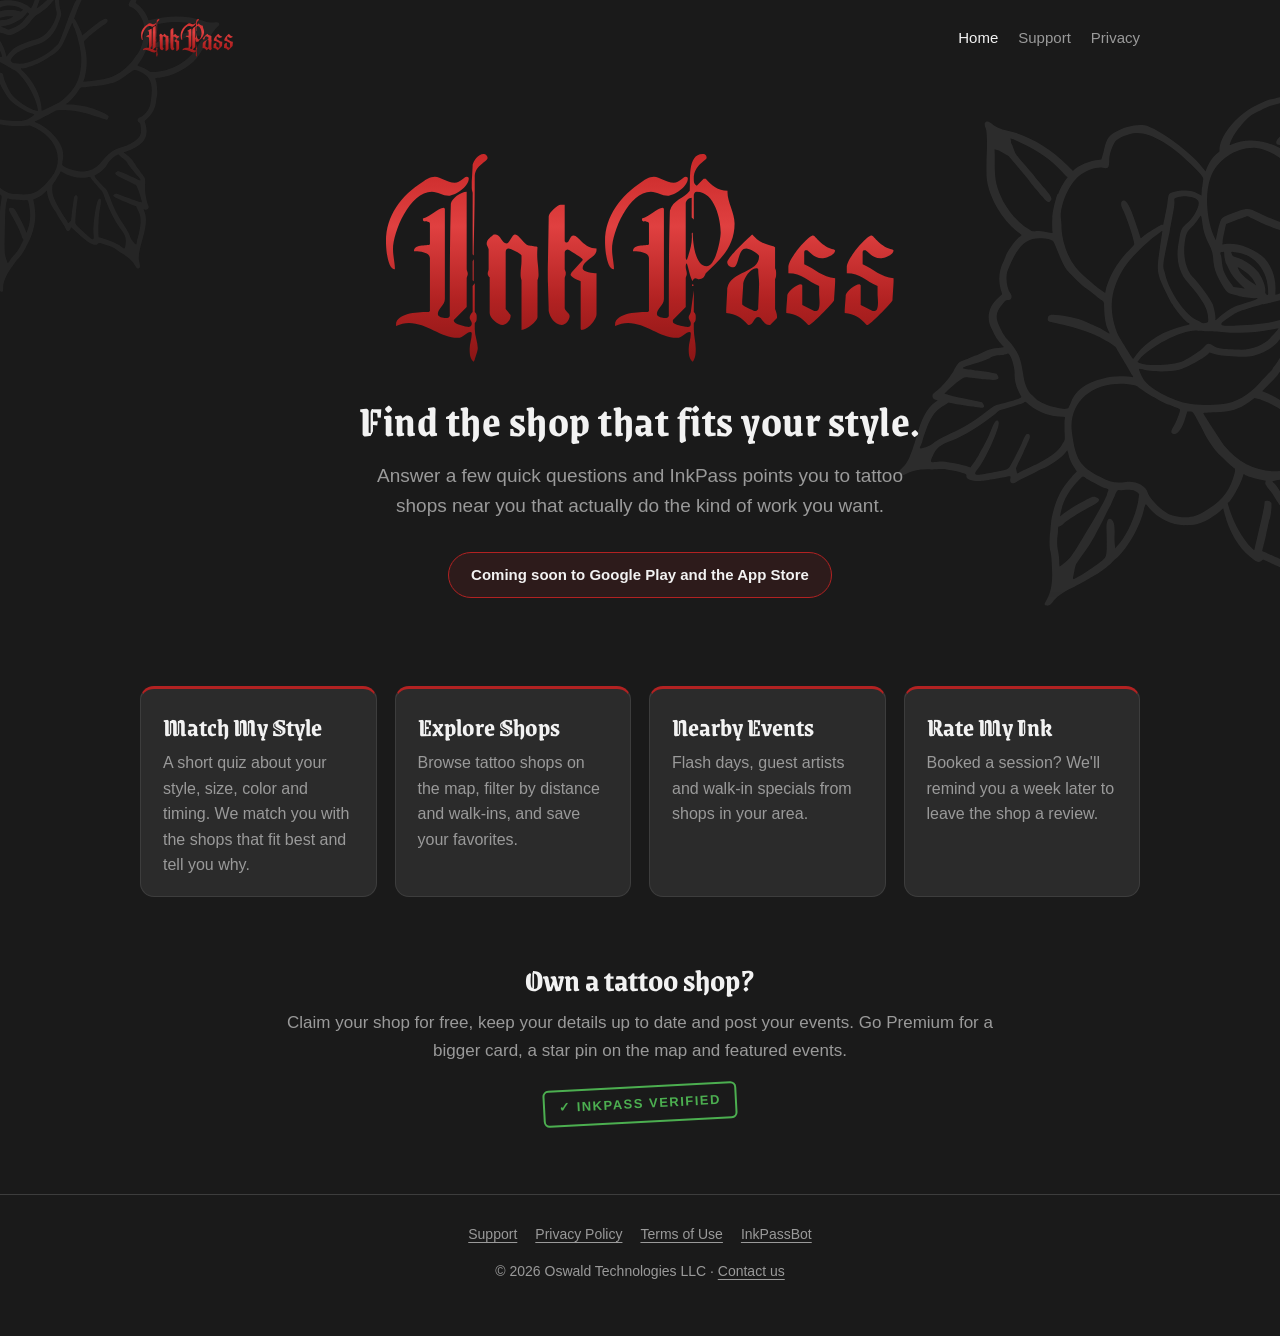
<file: index.html>
<!doctype html>
<html lang="en">
<head>
  <meta charset="utf-8">
  <meta name="viewport" content="width=device-width, initial-scale=1">
  <title>InkPass — Find the tattoo shop that fits your style</title>
  <meta name="description" content="InkPass matches you with tattoo shops that fit your style. Take a quick quiz, explore tattoo shops near you on the map, and find flash days and guest artist events.">
  <link rel="canonical" href="https://inkpass.studio/">
  <meta property="og:type" content="website">
  <meta property="og:site_name" content="InkPass">
  <meta property="og:title" content="InkPass — Find the tattoo shop that fits your style">
  <meta property="og:description" content="InkPass matches you with tattoo shops that fit your style. Take a quick quiz, explore tattoo shops near you on the map, and find flash days and guest artist events.">
  <meta property="og:url" content="https://inkpass.studio/">
  <meta property="og:image" content="https://inkpass.studio/assets/og-image.png">
  <meta property="og:image:width" content="1200">
  <meta property="og:image:height" content="630">
  <meta property="og:image:alt" content="InkPass — Find the tattoo shop that fits your style.">
  <meta name="twitter:card" content="summary_large_image">
  <link rel="apple-touch-icon" href="/assets/icon-512.png">
  <script type="application/ld+json">
{
  "@context": "https://schema.org",
  "@graph": [
    {
      "@type": "Organization",
      "@id": "https://inkpass.studio/#org",
      "name": "InkPass",
      "legalName": "Oswald Technologies LLC",
      "url": "https://inkpass.studio/",
      "logo": "https://inkpass.studio/assets/icon-512.png"
    },
    {
      "@type": "WebSite",
      "@id": "https://inkpass.studio/#website",
      "name": "InkPass",
      "url": "https://inkpass.studio/",
      "publisher": {
        "@id": "https://inkpass.studio/#org"
      }
    }
  ]
}
  </script>
  <meta name="theme-color" content="#1A1A1A">
  <link rel="icon" href="/assets/icon-512.png">
  <link rel="stylesheet" href="/assets/style.css">
</head>
<body>
  <div class="bg-art" aria-hidden="true">
    <img class="rose rose-left" src="/assets/rose.svg" alt="">
    <img class="rose rose-right" src="/assets/rose.svg" alt="">
  </div>
  <header class="site-header">
    <a class="brand" href="/"><img src="/assets/wordmark.svg" alt="InkPass"></a>
    <nav>
      <a href="/" aria-current="page">Home</a>
      <a href="/support">Support</a>
      <a href="/privacy">Privacy</a>
    </nav>
  </header>

  <main>
    <section class="hero">
      <img class="wordmark" src="/assets/wordmark.svg" alt="InkPass">
      <h1>Find the shop that fits your style.</h1>
      <p>Answer a few quick questions and InkPass points you to tattoo shops near you that actually do the kind of work you want.</p>
      <span class="badge">Coming soon to Google Play and the App Store</span>
    </section>

    <section class="features">
      <div class="card">
        <h2>Match My Style</h2>
        <p>A short quiz about your style, size, color and timing. We match you with the shops that fit best and tell you why.</p>
      </div>
      <div class="card">
        <h2>Explore Shops</h2>
        <p>Browse tattoo shops on the map, filter by distance and walk-ins, and save your favorites.</p>
      </div>
      <div class="card">
        <h2>Nearby Events</h2>
        <p>Flash days, guest artists and walk-in specials from shops in your area.</p>
      </div>
      <div class="card">
        <h2>Rate My Ink</h2>
        <p>Booked a session? We'll remind you a week later to leave the shop a review.</p>
      </div>
    </section>

    <section class="shops">
      <h2>Own a tattoo shop?</h2>
      <p>Claim your shop for free, keep your details up to date and post your events. Go Premium for a bigger card, a star pin on the map and featured events.</p>
      <span class="stamp">✓ INKPASS VERIFIED</span>
    </section>
  </main>

  <footer class="site-footer">
    <nav>
      <a href="/support">Support</a>
      <a href="/privacy">Privacy Policy</a>
      <a href="/terms">Terms of Use</a>
      <a href="/bot">InkPassBot</a>
    </nav>
    <p>© 2026 Oswald Technologies LLC · <a href="/support#contact">Contact us</a></p>
  </footer>
</body>
</html>
</file>
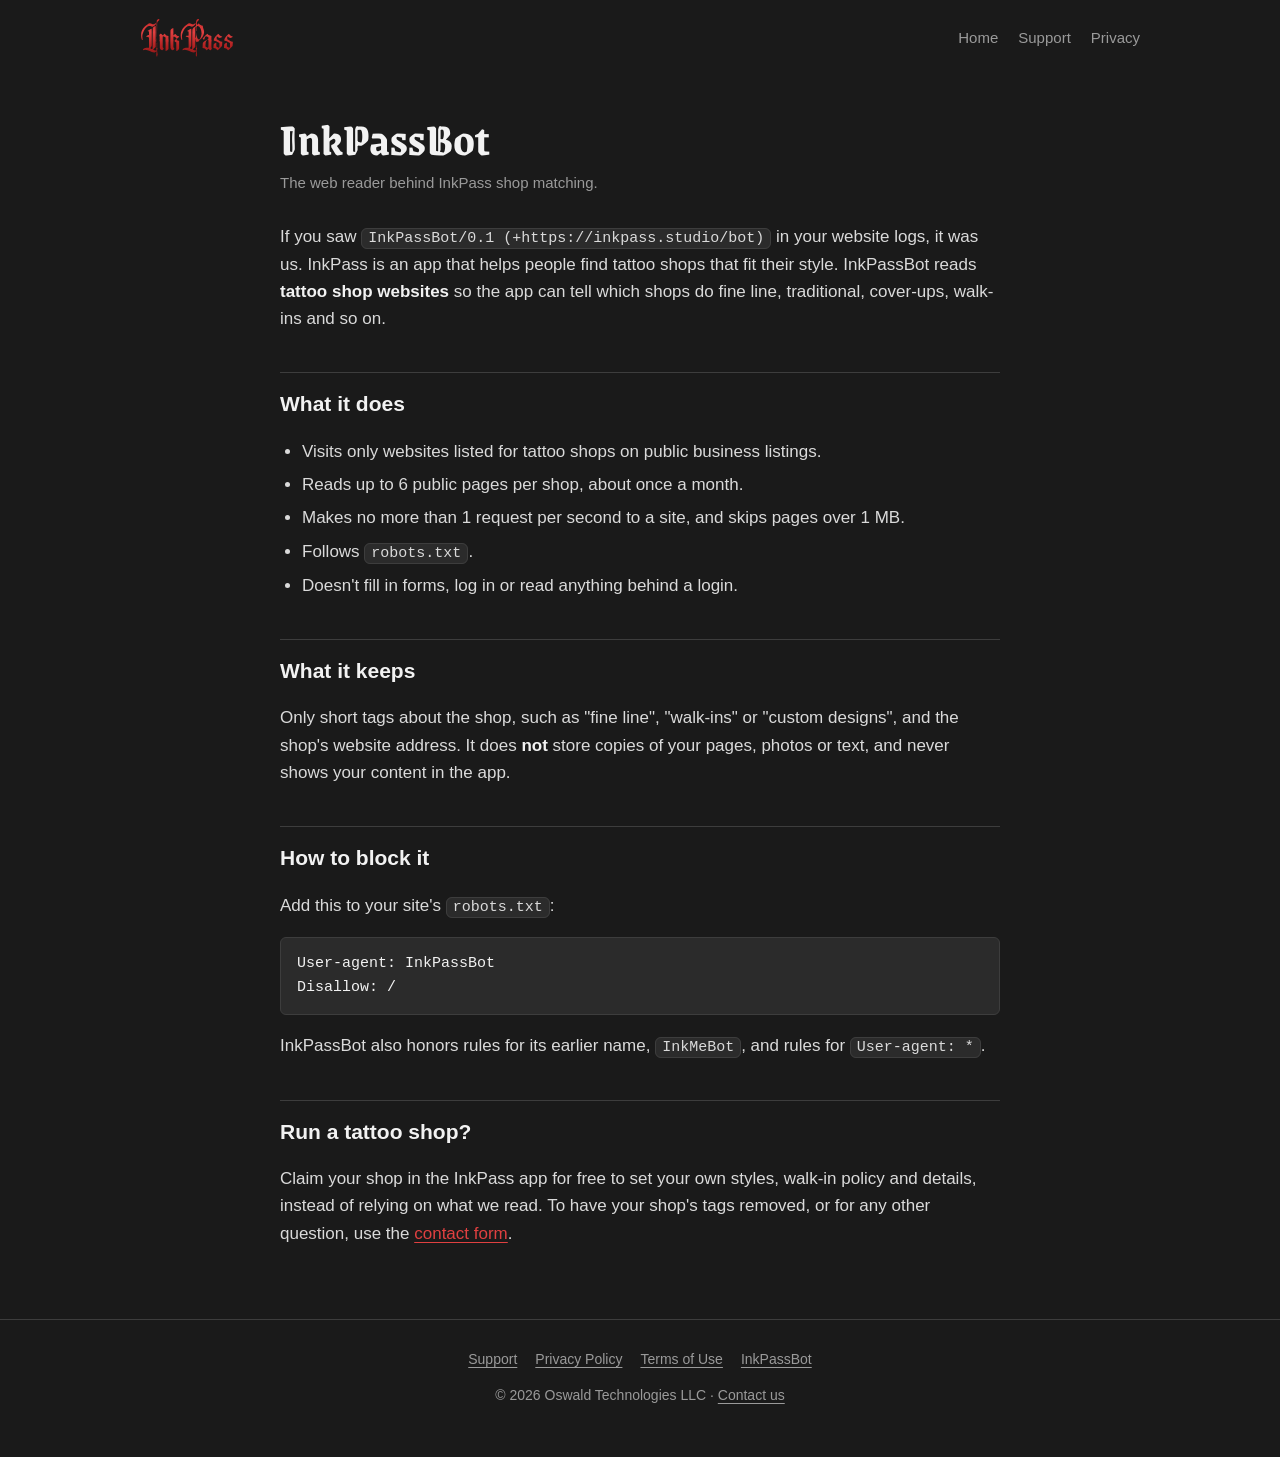
<file: bot.html>
<!doctype html>
<html lang="en">
<head>
  <meta charset="utf-8">
  <meta name="viewport" content="width=device-width, initial-scale=1">
  <title>InkPassBot — InkPass</title>
  <meta name="description" content="About InkPassBot, the web reader that tags tattoo shop websites by style — what it reads, what it keeps, and how to block it.">
  <link rel="canonical" href="https://inkpass.studio/bot">
  <meta property="og:type" content="website">
  <meta property="og:site_name" content="InkPass">
  <meta property="og:title" content="InkPassBot — InkPass">
  <meta property="og:description" content="About InkPassBot, the web reader that tags tattoo shop websites by style — what it reads, what it keeps, and how to block it.">
  <meta property="og:url" content="https://inkpass.studio/bot">
  <meta property="og:image" content="https://inkpass.studio/assets/og-image.png">
  <meta property="og:image:width" content="1200">
  <meta property="og:image:height" content="630">
  <meta property="og:image:alt" content="InkPass — Find the tattoo shop that fits your style.">
  <meta name="twitter:card" content="summary_large_image">
  <link rel="apple-touch-icon" href="/assets/icon-512.png">
  <meta name="theme-color" content="#1A1A1A">
  <link rel="icon" href="/assets/icon-512.png">
  <link rel="stylesheet" href="/assets/style.css">
</head>
<body>
  <header class="site-header">
    <a class="brand" href="/"><img src="/assets/wordmark.svg" alt="InkPass"></a>
    <nav>
      <a href="/">Home</a>
      <a href="/support">Support</a>
      <a href="/privacy">Privacy</a>
    </nav>
  </header>

  <main class="doc">
    <h1>InkPassBot</h1>
    <p class="updated">The web reader behind InkPass shop matching.</p>

    <p>If you saw <code>InkPassBot/0.1 (+https://inkpass.studio/bot)</code> in your website logs, it was us. InkPass is an app that helps people find tattoo shops that fit their style. InkPassBot reads <strong>tattoo shop websites</strong> so the app can tell which shops do fine line, traditional, cover-ups, walk-ins and so on.</p>

    <h2>What it does</h2>
    <ul>
      <li>Visits only websites listed for tattoo shops on public business listings.</li>
      <li>Reads up to 6 public pages per shop, about once a month.</li>
      <li>Makes no more than 1 request per second to a site, and skips pages over 1 MB.</li>
      <li>Follows <code>robots.txt</code>.</li>
      <li>Doesn't fill in forms, log in or read anything behind a login.</li>
    </ul>

    <h2>What it keeps</h2>
    <p>Only short tags about the shop, such as "fine line", "walk-ins" or "custom designs", and the shop's website address. It does <strong>not</strong> store copies of your pages, photos or text, and never shows your content in the app.</p>

    <h2>How to block it</h2>
    <p>Add this to your site's <code>robots.txt</code>:</p>
<pre>User-agent: InkPassBot
Disallow: /</pre>
    <p>InkPassBot also honors rules for its earlier name, <code>InkMeBot</code>, and rules for <code>User-agent: *</code>.</p>

    <h2>Run a tattoo shop?</h2>
    <p>Claim your shop in the InkPass app for free to set your own styles, walk-in policy and details, instead of relying on what we read. To have your shop's tags removed, or for any other question, use the <a href="/support#contact">contact form</a>.</p>
  </main>

  <footer class="site-footer">
    <nav>
      <a href="/support">Support</a>
      <a href="/privacy">Privacy Policy</a>
      <a href="/terms">Terms of Use</a>
      <a href="/bot">InkPassBot</a>
    </nav>
    <p>© 2026 Oswald Technologies LLC · <a href="/support#contact">Contact us</a></p>
  </footer>
</body>
</html>
</file>
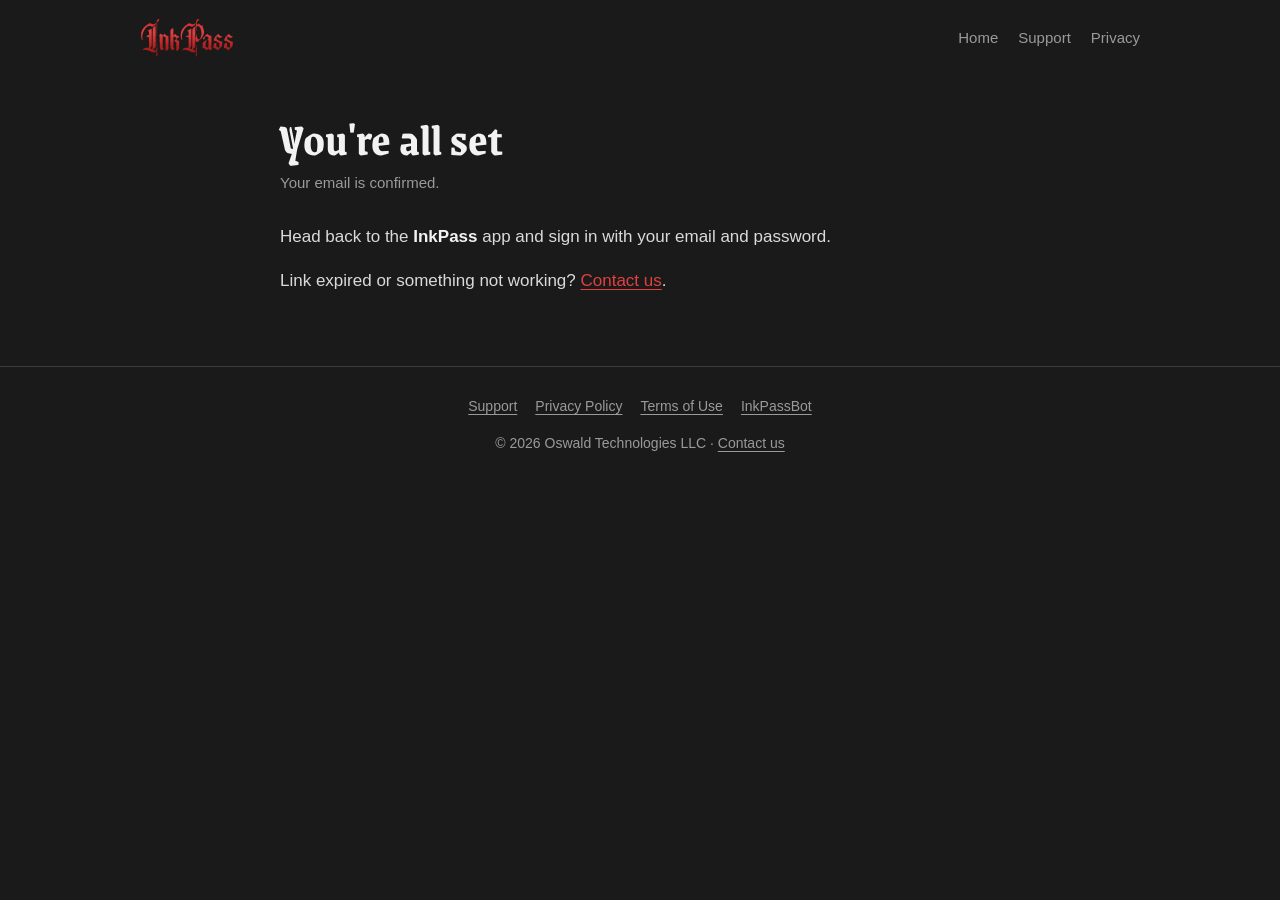
<file: confirmed.html>
<!doctype html>
<html lang="en">
<head>
  <meta charset="utf-8">
  <meta name="viewport" content="width=device-width, initial-scale=1">
  <title>Email confirmed — InkPass</title>
  <meta name="robots" content="noindex">
  <meta name="theme-color" content="#1A1A1A">
  <link rel="icon" href="/assets/icon-512.png">
  <link rel="stylesheet" href="/assets/style.css">
</head>
<body>
  <header class="site-header">
    <a class="brand" href="/"><img src="/assets/wordmark.svg" alt="InkPass"></a>
    <nav>
      <a href="/">Home</a>
      <a href="/support">Support</a>
      <a href="/privacy">Privacy</a>
    </nav>
  </header>

  <main class="doc">
    <h1>You're all set</h1>
    <p class="updated">Your email is confirmed.</p>
    <p>Head back to the <strong>InkPass</strong> app and sign in with your email and password.</p>
    <p>Link expired or something not working? <a href="/support#contact">Contact us</a>.</p>
  </main>

  <footer class="site-footer">
    <nav>
      <a href="/support">Support</a>
      <a href="/privacy">Privacy Policy</a>
      <a href="/terms">Terms of Use</a>
      <a href="/bot">InkPassBot</a>
    </nav>
    <p>© 2026 Oswald Technologies LLC · <a href="/support#contact">Contact us</a></p>
  </footer>
</body>
</html>
</file>
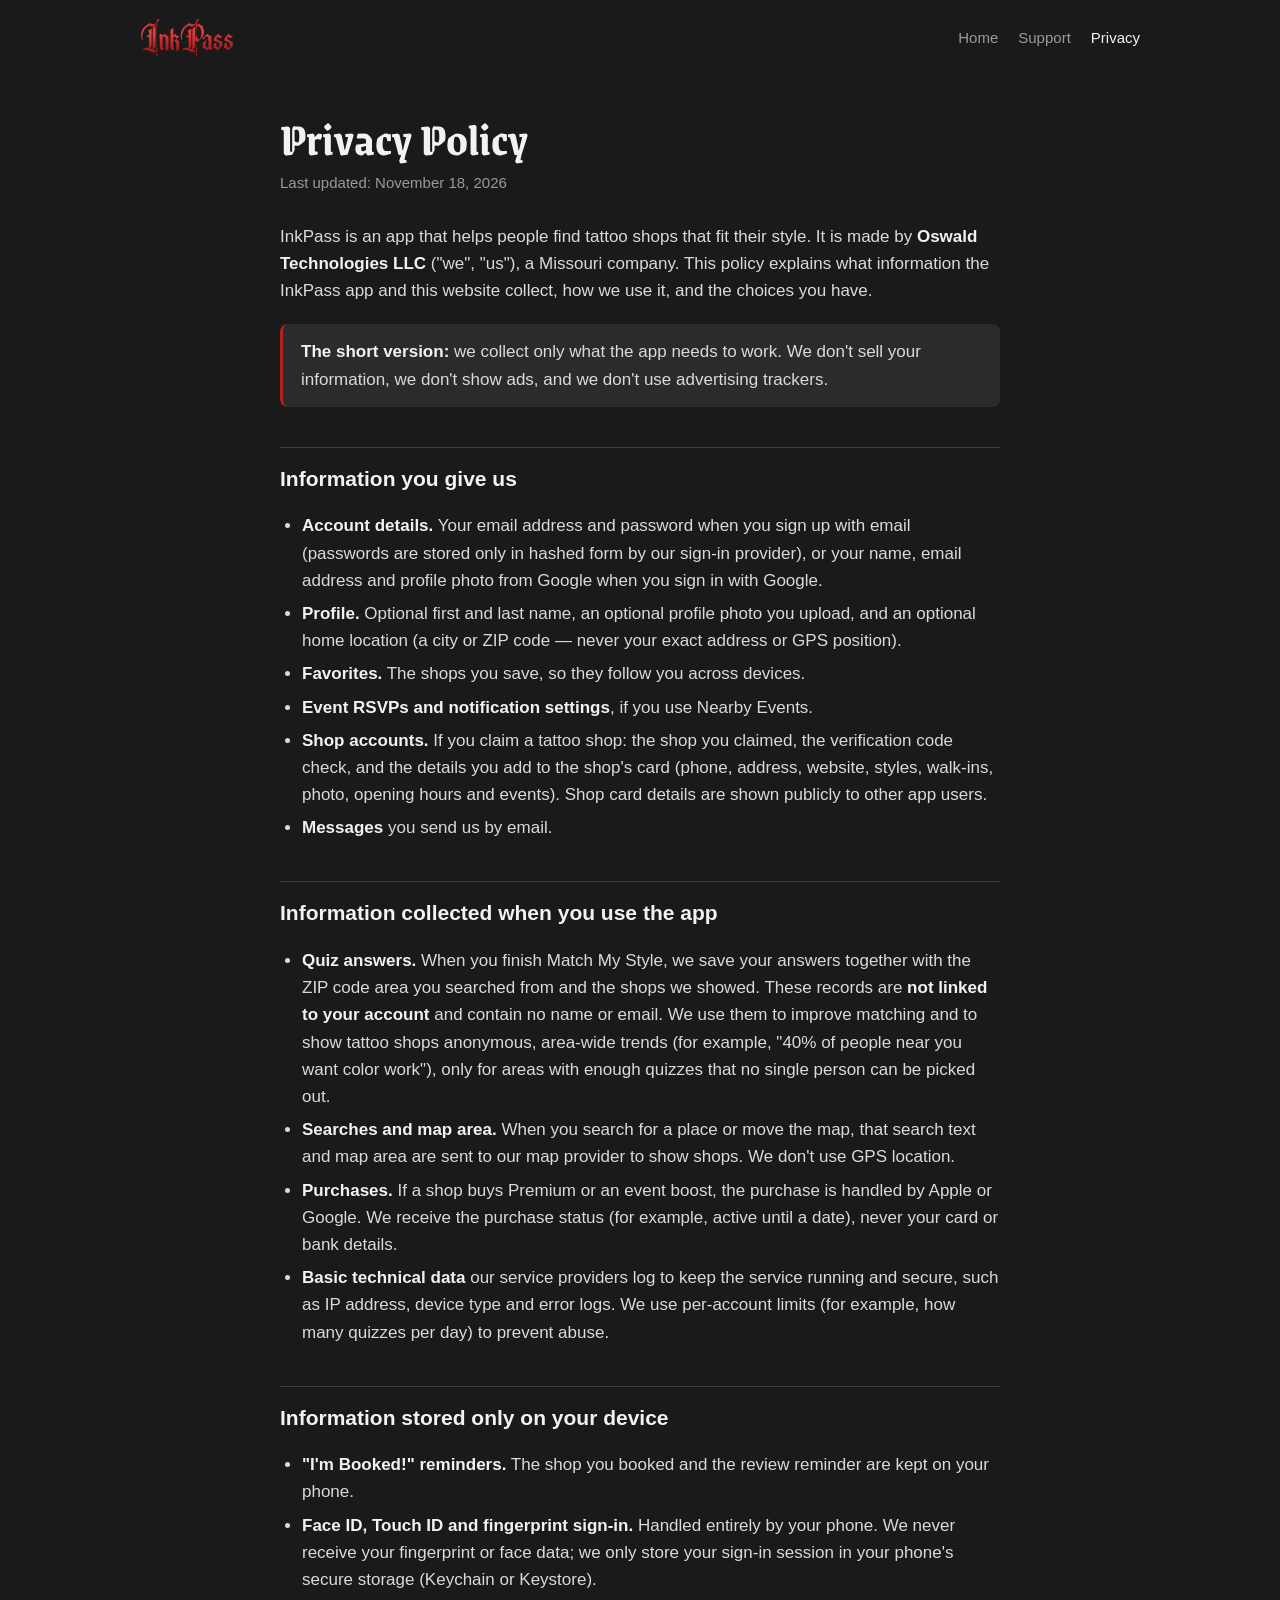
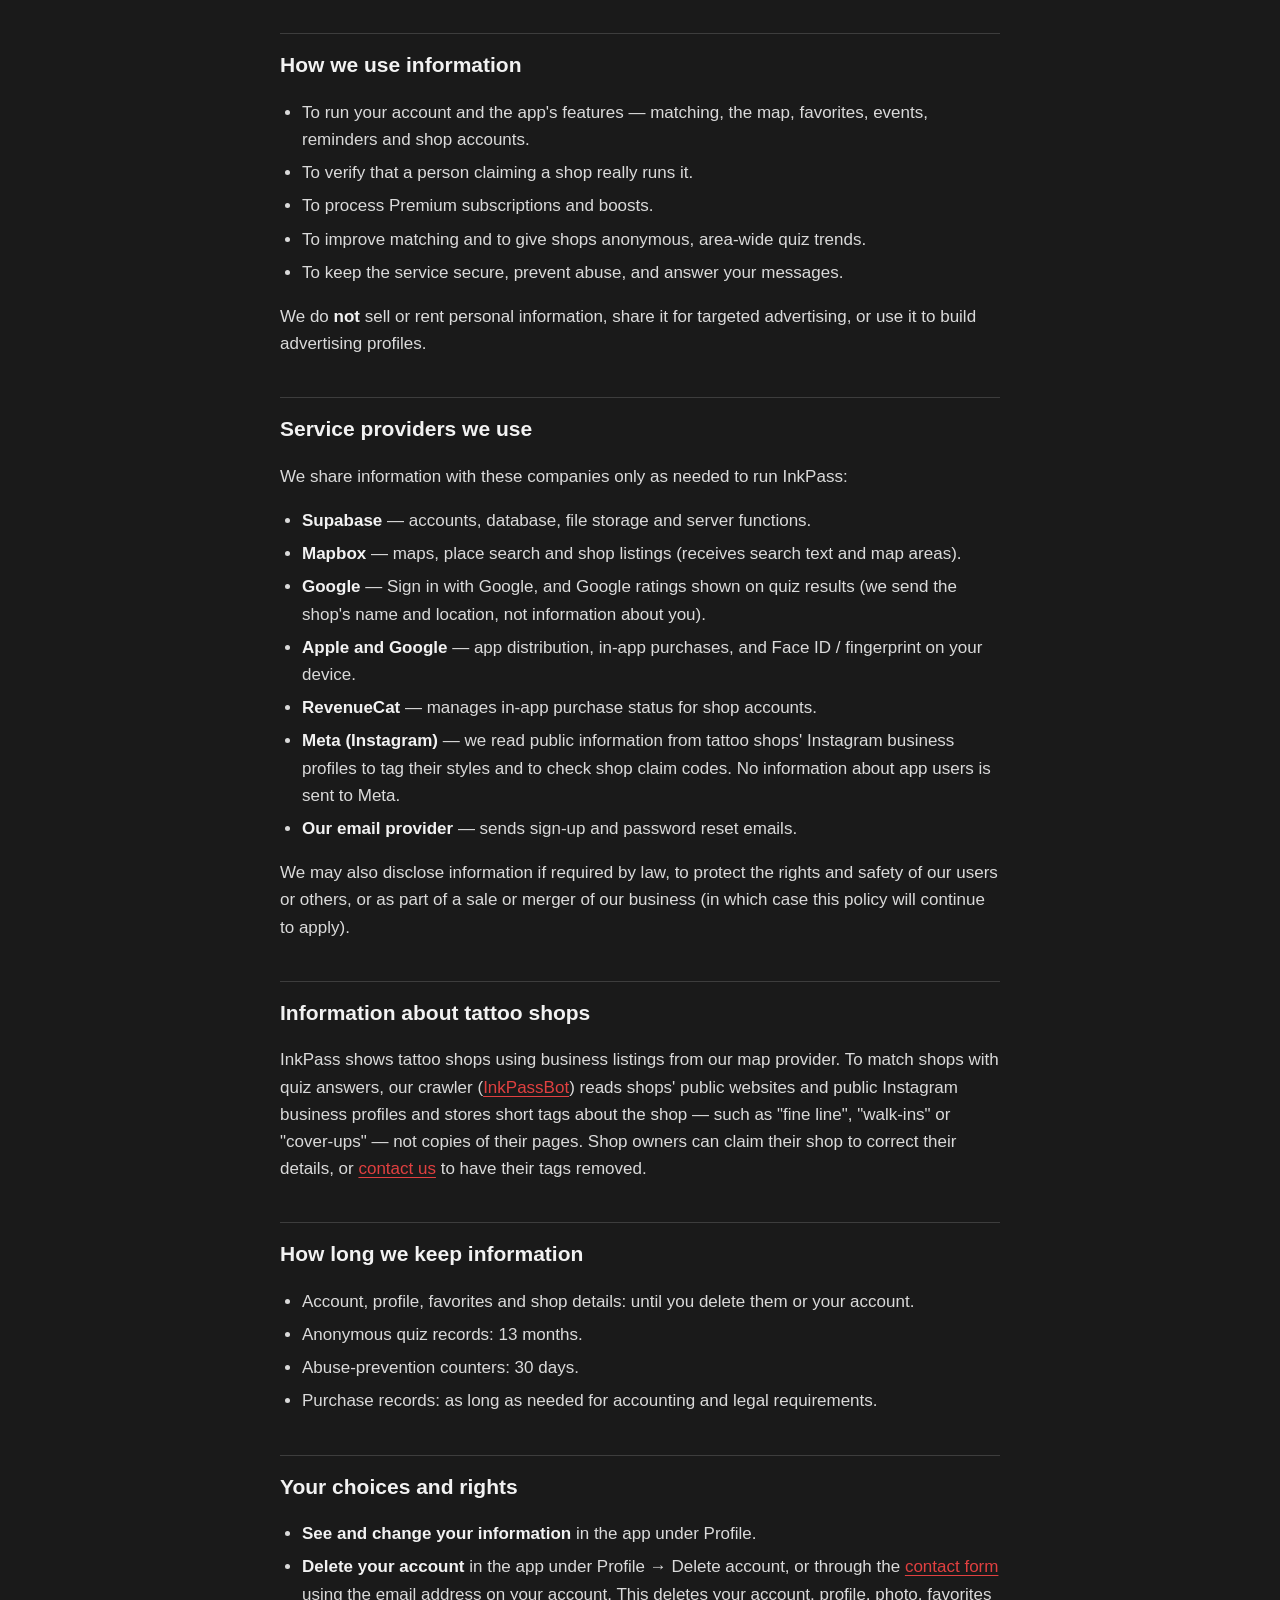
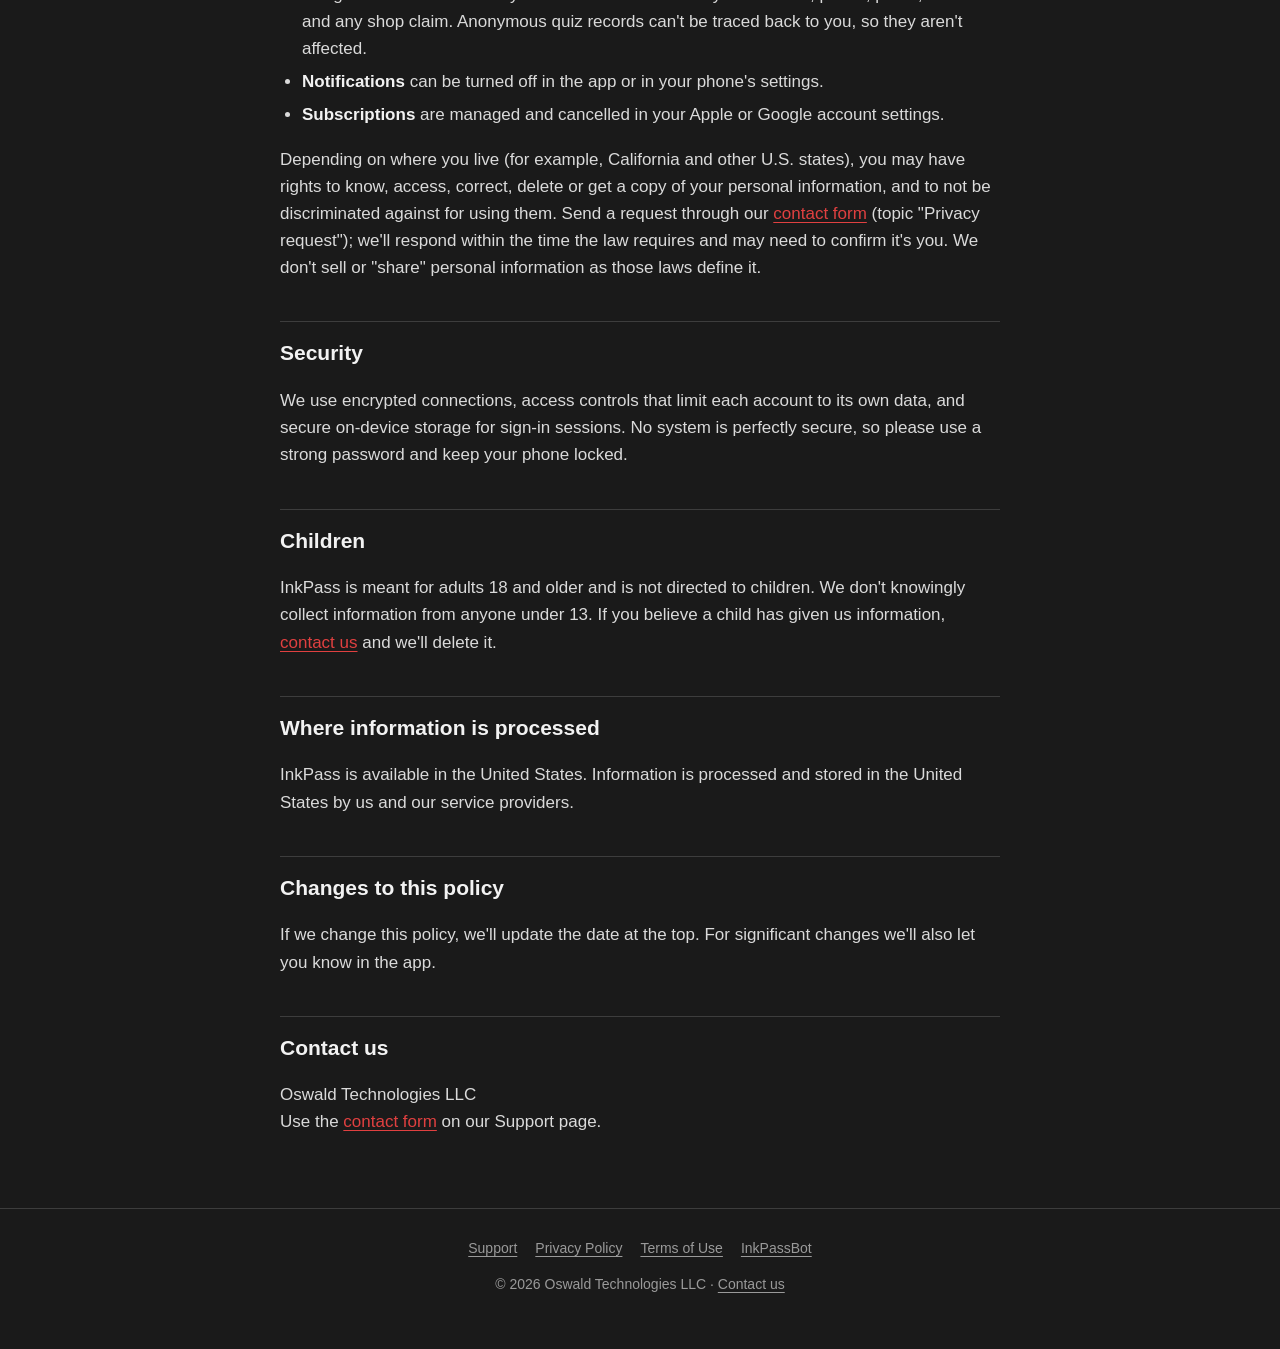
<file: privacy.html>
<!doctype html>
<html lang="en">
<head>
  <meta charset="utf-8">
  <meta name="viewport" content="width=device-width, initial-scale=1">
  <title>Privacy Policy — InkPass</title>
  <meta name="description" content="How InkPass collects, uses and protects your information — no ads, no selling your data.">
  <link rel="canonical" href="https://inkpass.studio/privacy">
  <meta property="og:type" content="website">
  <meta property="og:site_name" content="InkPass">
  <meta property="og:title" content="Privacy Policy — InkPass">
  <meta property="og:description" content="How InkPass collects, uses and protects your information — no ads, no selling your data.">
  <meta property="og:url" content="https://inkpass.studio/privacy">
  <meta property="og:image" content="https://inkpass.studio/assets/og-image.png">
  <meta property="og:image:width" content="1200">
  <meta property="og:image:height" content="630">
  <meta property="og:image:alt" content="InkPass — Find the tattoo shop that fits your style.">
  <meta name="twitter:card" content="summary_large_image">
  <link rel="apple-touch-icon" href="/assets/icon-512.png">
  <meta name="theme-color" content="#1A1A1A">
  <link rel="icon" href="/assets/icon-512.png">
  <link rel="stylesheet" href="/assets/style.css">
</head>
<body>
  <header class="site-header">
    <a class="brand" href="/"><img src="/assets/wordmark.svg" alt="InkPass"></a>
    <nav>
      <a href="/">Home</a>
      <a href="/support">Support</a>
      <a href="/privacy" aria-current="page">Privacy</a>
    </nav>
  </header>

  <main class="doc">
    <h1>Privacy Policy</h1>
    <p class="updated">Last updated: November 18, 2026</p>

    <p>InkPass is an app that helps people find tattoo shops that fit their style. It is made by <strong>Oswald Technologies LLC</strong> ("we", "us"), a Missouri company. This policy explains what information the InkPass app and this website collect, how we use it, and the choices you have.</p>

    <div class="note"><p><strong>The short version:</strong> we collect only what the app needs to work. We don't sell your information, we don't show ads, and we don't use advertising trackers.</p></div>

    <h2>Information you give us</h2>
    <ul>
      <li><strong>Account details.</strong> Your email address and password when you sign up with email (passwords are stored only in hashed form by our sign-in provider), or your name, email address and profile photo from Google when you sign in with Google.</li>
      <li><strong>Profile.</strong> Optional first and last name, an optional profile photo you upload, and an optional home location (a city or ZIP code — never your exact address or GPS position).</li>
      <li><strong>Favorites.</strong> The shops you save, so they follow you across devices.</li>
      <li><strong>Event RSVPs and notification settings</strong>, if you use Nearby Events.</li>
      <li><strong>Shop accounts.</strong> If you claim a tattoo shop: the shop you claimed, the verification code check, and the details you add to the shop's card (phone, address, website, styles, walk-ins, photo, opening hours and events). Shop card details are shown publicly to other app users.</li>
      <li><strong>Messages</strong> you send us by email.</li>
    </ul>

    <h2>Information collected when you use the app</h2>
    <ul>
      <li><strong>Quiz answers.</strong> When you finish Match My Style, we save your answers together with the ZIP code area you searched from and the shops we showed. These records are <strong>not linked to your account</strong> and contain no name or email. We use them to improve matching and to show tattoo shops anonymous, area-wide trends (for example, "40% of people near you want color work"), only for areas with enough quizzes that no single person can be picked out.</li>
      <li><strong>Searches and map area.</strong> When you search for a place or move the map, that search text and map area are sent to our map provider to show shops. We don't use GPS location.</li>
      <li><strong>Purchases.</strong> If a shop buys Premium or an event boost, the purchase is handled by Apple or Google. We receive the purchase status (for example, active until a date), never your card or bank details.</li>
      <li><strong>Basic technical data</strong> our service providers log to keep the service running and secure, such as IP address, device type and error logs. We use per-account limits (for example, how many quizzes per day) to prevent abuse.</li>
    </ul>

    <h2>Information stored only on your device</h2>
    <ul>
      <li><strong>"I'm Booked!" reminders.</strong> The shop you booked and the review reminder are kept on your phone.</li>
      <li><strong>Face ID, Touch ID and fingerprint sign-in.</strong> Handled entirely by your phone. We never receive your fingerprint or face data; we only store your sign-in session in your phone's secure storage (Keychain or Keystore).</li>
    </ul>

    <h2>How we use information</h2>
    <ul>
      <li>To run your account and the app's features — matching, the map, favorites, events, reminders and shop accounts.</li>
      <li>To verify that a person claiming a shop really runs it.</li>
      <li>To process Premium subscriptions and boosts.</li>
      <li>To improve matching and to give shops anonymous, area-wide quiz trends.</li>
      <li>To keep the service secure, prevent abuse, and answer your messages.</li>
    </ul>
    <p>We do <strong>not</strong> sell or rent personal information, share it for targeted advertising, or use it to build advertising profiles.</p>

    <h2>Service providers we use</h2>
    <p>We share information with these companies only as needed to run InkPass:</p>
    <ul>
      <li><strong>Supabase</strong> — accounts, database, file storage and server functions.</li>
      <li><strong>Mapbox</strong> — maps, place search and shop listings (receives search text and map areas).</li>
      <li><strong>Google</strong> — Sign in with Google, and Google ratings shown on quiz results (we send the shop's name and location, not information about you).</li>
      <li><strong>Apple and Google</strong> — app distribution, in-app purchases, and Face ID / fingerprint on your device.</li>
      <li><strong>RevenueCat</strong> — manages in-app purchase status for shop accounts.</li>
      <li><strong>Meta (Instagram)</strong> — we read public information from tattoo shops' Instagram business profiles to tag their styles and to check shop claim codes. No information about app users is sent to Meta.</li>
      <li><strong>Our email provider</strong> — sends sign-up and password reset emails.</li>
    </ul>
    <p>We may also disclose information if required by law, to protect the rights and safety of our users or others, or as part of a sale or merger of our business (in which case this policy will continue to apply).</p>

    <h2>Information about tattoo shops</h2>
    <p>InkPass shows tattoo shops using business listings from our map provider. To match shops with quiz answers, our crawler (<a href="/bot">InkPassBot</a>) reads shops' public websites and public Instagram business profiles and stores short tags about the shop — such as "fine line", "walk-ins" or "cover-ups" — not copies of their pages. Shop owners can claim their shop to correct their details, or <a href="/support#contact">contact us</a> to have their tags removed.</p>

    <h2>How long we keep information</h2>
    <ul>
      <li>Account, profile, favorites and shop details: until you delete them or your account.</li>
      <li>Anonymous quiz records: 13 months.</li>
      <li>Abuse-prevention counters: 30 days.</li>
      <li>Purchase records: as long as needed for accounting and legal requirements.</li>
    </ul>

    <h2>Your choices and rights</h2>
    <ul>
      <li><strong>See and change your information</strong> in the app under Profile.</li>
      <li><strong>Delete your account</strong> in the app under Profile → Delete account, or through the <a href="/support#delete">contact form</a> using the email address on your account. This deletes your account, profile, photo, favorites and any shop claim. Anonymous quiz records can't be traced back to you, so they aren't affected.</li>
      <li><strong>Notifications</strong> can be turned off in the app or in your phone's settings.</li>
      <li><strong>Subscriptions</strong> are managed and cancelled in your Apple or Google account settings.</li>
    </ul>
    <p>Depending on where you live (for example, California and other U.S. states), you may have rights to know, access, correct, delete or get a copy of your personal information, and to not be discriminated against for using them. Send a request through our <a href="/support#contact">contact form</a> (topic "Privacy request"); we'll respond within the time the law requires and may need to confirm it's you. We don't sell or "share" personal information as those laws define it.</p>

    <h2>Security</h2>
    <p>We use encrypted connections, access controls that limit each account to its own data, and secure on-device storage for sign-in sessions. No system is perfectly secure, so please use a strong password and keep your phone locked.</p>

    <h2>Children</h2>
    <p>InkPass is meant for adults 18 and older and is not directed to children. We don't knowingly collect information from anyone under 13. If you believe a child has given us information, <a href="/support#contact">contact us</a> and we'll delete it.</p>

    <h2>Where information is processed</h2>
    <p>InkPass is available in the United States. Information is processed and stored in the United States by us and our service providers.</p>

    <h2>Changes to this policy</h2>
    <p>If we change this policy, we'll update the date at the top. For significant changes we'll also let you know in the app.</p>

    <h2>Contact us</h2>
    <p>Oswald Technologies LLC<br>
      Use the <a href="/support#contact">contact form</a> on our Support page.</p>
  </main>

  <footer class="site-footer">
    <nav>
      <a href="/support">Support</a>
      <a href="/privacy">Privacy Policy</a>
      <a href="/terms">Terms of Use</a>
      <a href="/bot">InkPassBot</a>
    </nav>
    <p>© 2026 Oswald Technologies LLC · <a href="/support#contact">Contact us</a></p>
  </footer>
</body>
</html>
</file>
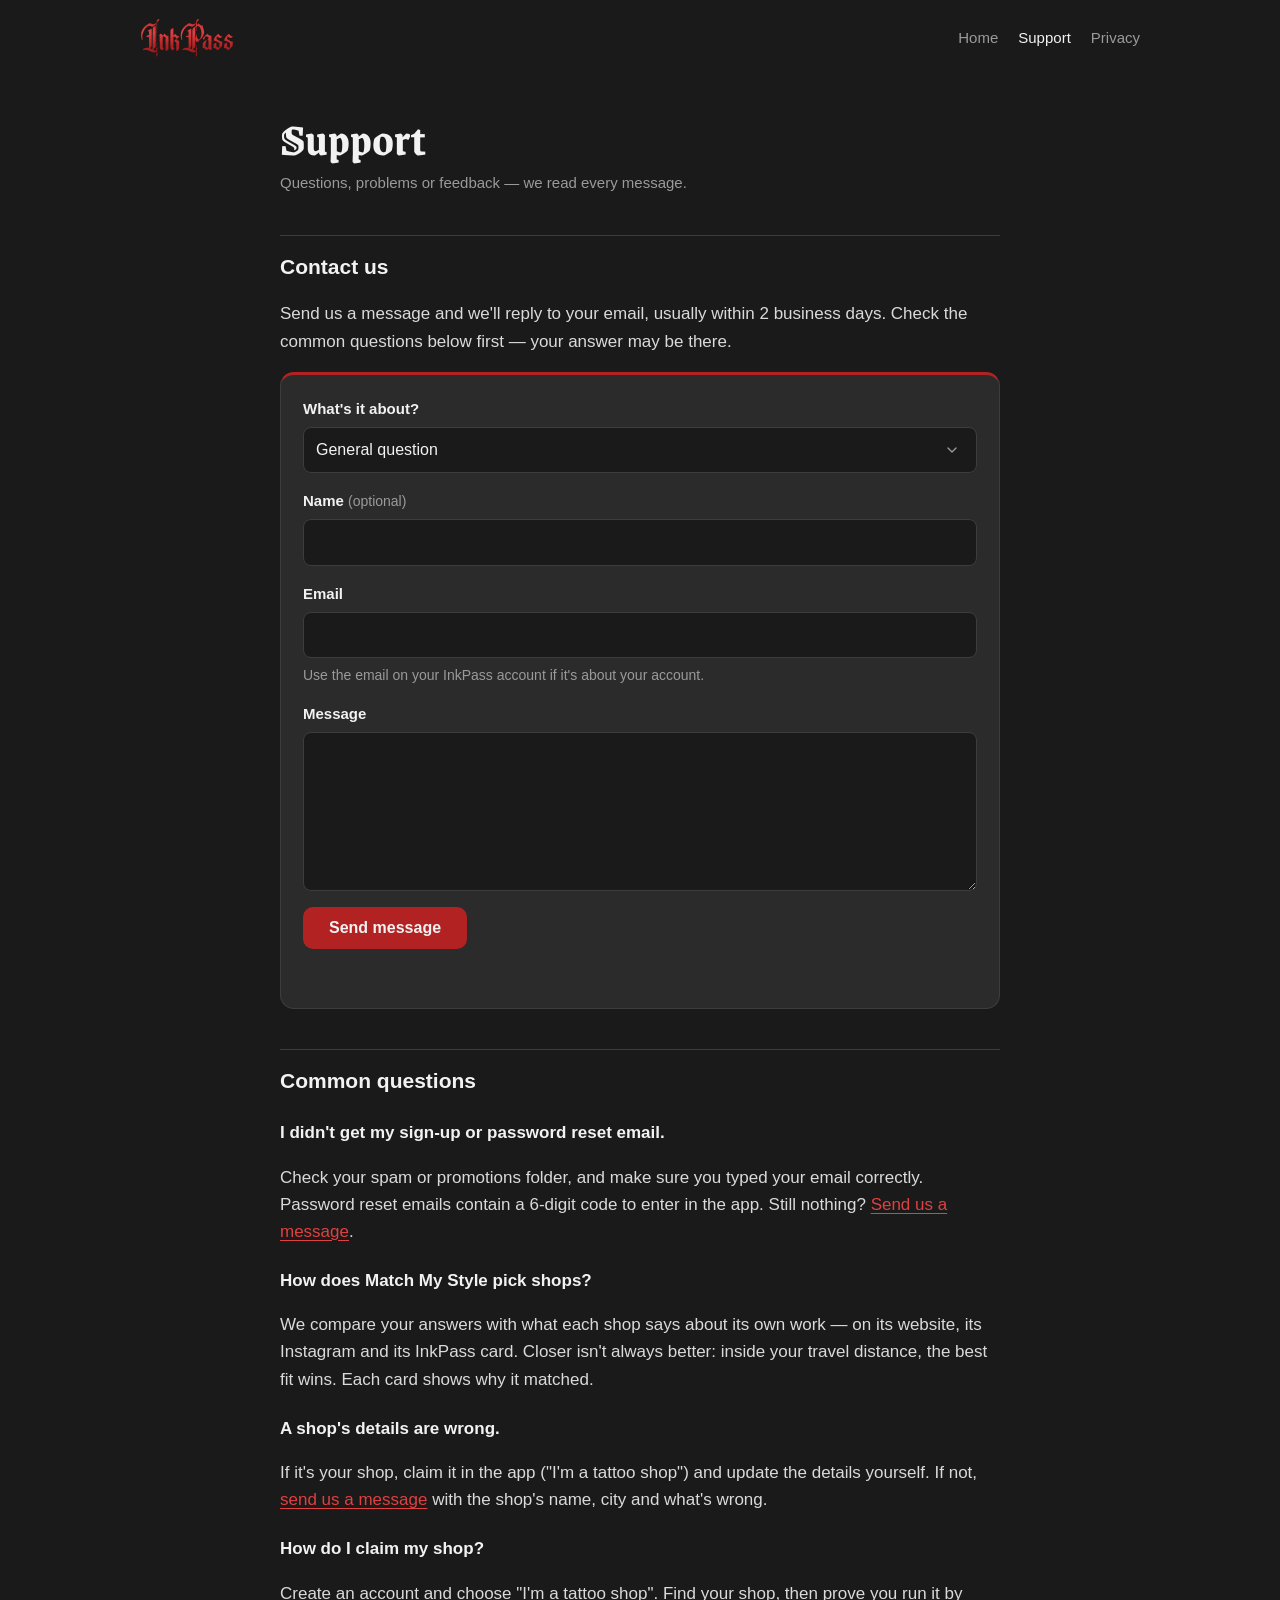
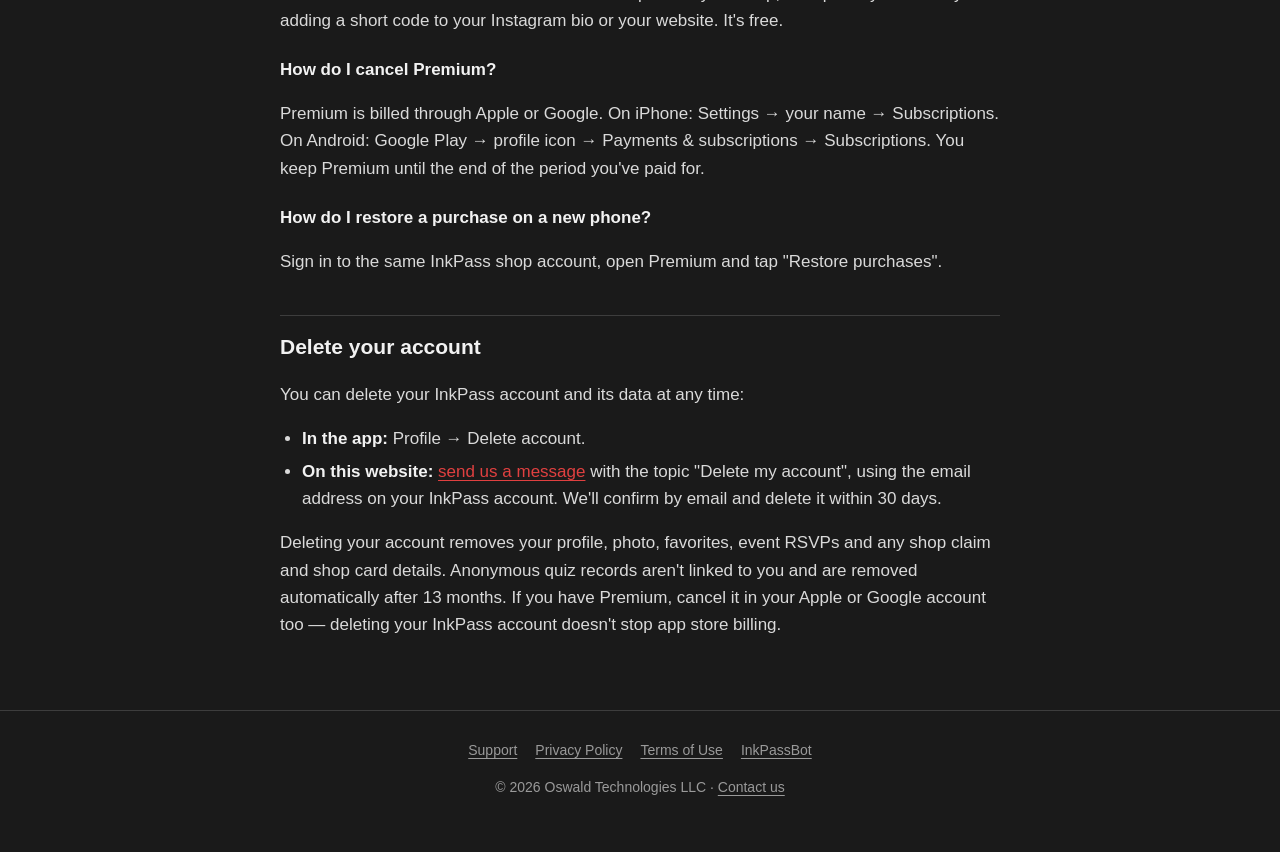
<file: support.html>
<!doctype html>
<html lang="en">
<head>
  <meta charset="utf-8">
  <meta name="viewport" content="width=device-width, initial-scale=1">
  <title>Support — InkPass</title>
  <meta name="description" content="Get help with InkPass: common questions, claiming your tattoo shop, Premium, and deleting your account.">
  <link rel="canonical" href="https://inkpass.studio/support">
  <meta property="og:type" content="website">
  <meta property="og:site_name" content="InkPass">
  <meta property="og:title" content="Support — InkPass">
  <meta property="og:description" content="Get help with InkPass: common questions, claiming your tattoo shop, Premium, and deleting your account.">
  <meta property="og:url" content="https://inkpass.studio/support">
  <meta property="og:image" content="https://inkpass.studio/assets/og-image.png">
  <meta property="og:image:width" content="1200">
  <meta property="og:image:height" content="630">
  <meta property="og:image:alt" content="InkPass — Find the tattoo shop that fits your style.">
  <meta name="twitter:card" content="summary_large_image">
  <link rel="apple-touch-icon" href="/assets/icon-512.png">
  <meta name="theme-color" content="#1A1A1A">
  <link rel="icon" href="/assets/icon-512.png">
  <link rel="stylesheet" href="/assets/style.css">
</head>
<body>
  <header class="site-header">
    <a class="brand" href="/"><img src="/assets/wordmark.svg" alt="InkPass"></a>
    <nav>
      <a href="/">Home</a>
      <a href="/support" aria-current="page">Support</a>
      <a href="/privacy">Privacy</a>
    </nav>
  </header>

  <main class="doc">
    <h1>Support</h1>
    <p class="updated">Questions, problems or feedback — we read every message.</p>

    <h2 id="contact">Contact us</h2>
    <p>Send us a message and we'll reply to your email, usually within 2 business days. Check the common questions below first — your answer may be there.</p>
    <form class="support-form" id="support-form" novalidate>
      <label>What's it about?
        <select name="topic" id="topic" required>
          <option value="general">General question</option>
          <option value="shop">Shop listing or claim</option>
          <option value="bug">Something isn't working</option>
          <option value="billing">Premium or billing</option>
          <option value="delete_account">Delete my account</option>
          <option value="privacy">Privacy request</option>
        </select>
      </label>
      <label><span>Name <span class="optional">(optional)</span></span>
        <input name="name" type="text" maxlength="100" autocomplete="name">
      </label>
      <label>Email
        <input name="email" type="email" maxlength="254" autocomplete="email" required>
        <span class="hint" id="email-hint">Use the email on your InkPass account if it's about your account.</span>
      </label>
      <label>Message
        <textarea name="message" rows="6" maxlength="4000" required></textarea>
      </label>
      <!-- Honeypot: hidden from people, filled in by bots. -->
      <div class="hp" aria-hidden="true"><label>Company <input name="company" type="text" tabindex="-1" autocomplete="off"></label></div>
      <button type="submit">Send message</button>
      <p class="form-status" id="form-status" role="status"></p>
    </form>

    <h2>Common questions</h2>

    <h3>I didn't get my sign-up or password reset email.</h3>
    <p>Check your spam or promotions folder, and make sure you typed your email correctly. Password reset emails contain a 6-digit code to enter in the app. Still nothing? <a href="#contact">Send us a message</a>.</p>

    <h3>How does Match My Style pick shops?</h3>
    <p>We compare your answers with what each shop says about its own work — on its website, its Instagram and its InkPass card. Closer isn't always better: inside your travel distance, the best fit wins. Each card shows why it matched.</p>

    <h3>A shop's details are wrong.</h3>
    <p>If it's your shop, claim it in the app ("I'm a tattoo shop") and update the details yourself. If not, <a href="#contact">send us a message</a> with the shop's name, city and what's wrong.</p>

    <h3>How do I claim my shop?</h3>
    <p>Create an account and choose "I'm a tattoo shop". Find your shop, then prove you run it by adding a short code to your Instagram bio or your website. It's free.</p>

    <h3>How do I cancel Premium?</h3>
    <p>Premium is billed through Apple or Google. On iPhone: Settings → your name → Subscriptions. On Android: Google Play → profile icon → Payments &amp; subscriptions → Subscriptions. You keep Premium until the end of the period you've paid for.</p>

    <h3>How do I restore a purchase on a new phone?</h3>
    <p>Sign in to the same InkPass shop account, open Premium and tap "Restore purchases".</p>

    <h2 id="delete">Delete your account</h2>
    <p>You can delete your InkPass account and its data at any time:</p>
    <ul>
      <li><strong>In the app:</strong> Profile → Delete account.</li>
      <li><strong>On this website:</strong> <a href="#contact" data-topic="delete_account">send us a message</a> with the topic "Delete my account", using the email address on your InkPass account. We'll confirm by email and delete it within 30 days.</li>
    </ul>
    <p>Deleting your account removes your profile, photo, favorites, event RSVPs and any shop claim and shop card details. Anonymous quiz records aren't linked to you and are removed automatically after 13 months. If you have Premium, cancel it in your Apple or Google account too — deleting your InkPass account doesn't stop app store billing.</p>
  </main>

  <footer class="site-footer">
    <nav>
      <a href="/support">Support</a>
      <a href="/privacy">Privacy Policy</a>
      <a href="/terms">Terms of Use</a>
      <a href="/bot">InkPassBot</a>
    </nav>
    <p>© 2026 Oswald Technologies LLC · <a href="/support#contact">Contact us</a></p>
  </footer>
  <script>
    (function () {
      var ENDPOINT = 'https://plqxyqeqbwyzvebxkopr.supabase.co/functions/v1/support-request';
      var form = document.getElementById('support-form');
      var status = document.getElementById('form-status');
      var button = form.querySelector('button');

      // "Delete my account" links pre-pick that topic.
      document.querySelectorAll('[data-topic]').forEach(function (a) {
        a.addEventListener('click', function () { form.topic.value = a.getAttribute('data-topic'); });
      });
      if (location.hash === '#delete-request') { form.topic.value = 'delete_account'; }

      function show(text, kind) { status.textContent = text; status.className = 'form-status ' + (kind || ''); }

      form.addEventListener('submit', function (e) {
        e.preventDefault();
        var email = form.email.value.trim();
        var message = form.message.value.trim();
        if (!/^[^\s@]+@[^\s@]+\.[^\s@]+$/.test(email)) { show('Please enter a valid email so we can reply.', 'error'); form.email.focus(); return; }
        if (!message) { show('Please write a message.', 'error'); form.message.focus(); return; }

        button.disabled = true;
        show('Sending…');
        fetch(ENDPOINT, {
          method: 'POST',
          headers: { 'Content-Type': 'application/json' },
          body: JSON.stringify({
            topic: form.topic.value,
            name: form.name.value.trim(),
            email: email,
            message: message,
            company: form.company.value
          })
        }).then(function (res) {
          if (res.ok) {
            form.reset();
            show("Thanks — your message is on its way. We'll reply to " + email + '.', 'ok');
          } else if (res.status === 429) {
            show("We've had a lot of messages from here — please try again in an hour.", 'error');
          } else {
            show('Something went wrong sending that. Please check your details and try again.', 'error');
          }
        }).catch(function () {
          show("Couldn't reach us — check your connection and try again.", 'error');
        }).finally(function () { button.disabled = false; });
      });
    })();
  </script>
</body>
</html>
</file>
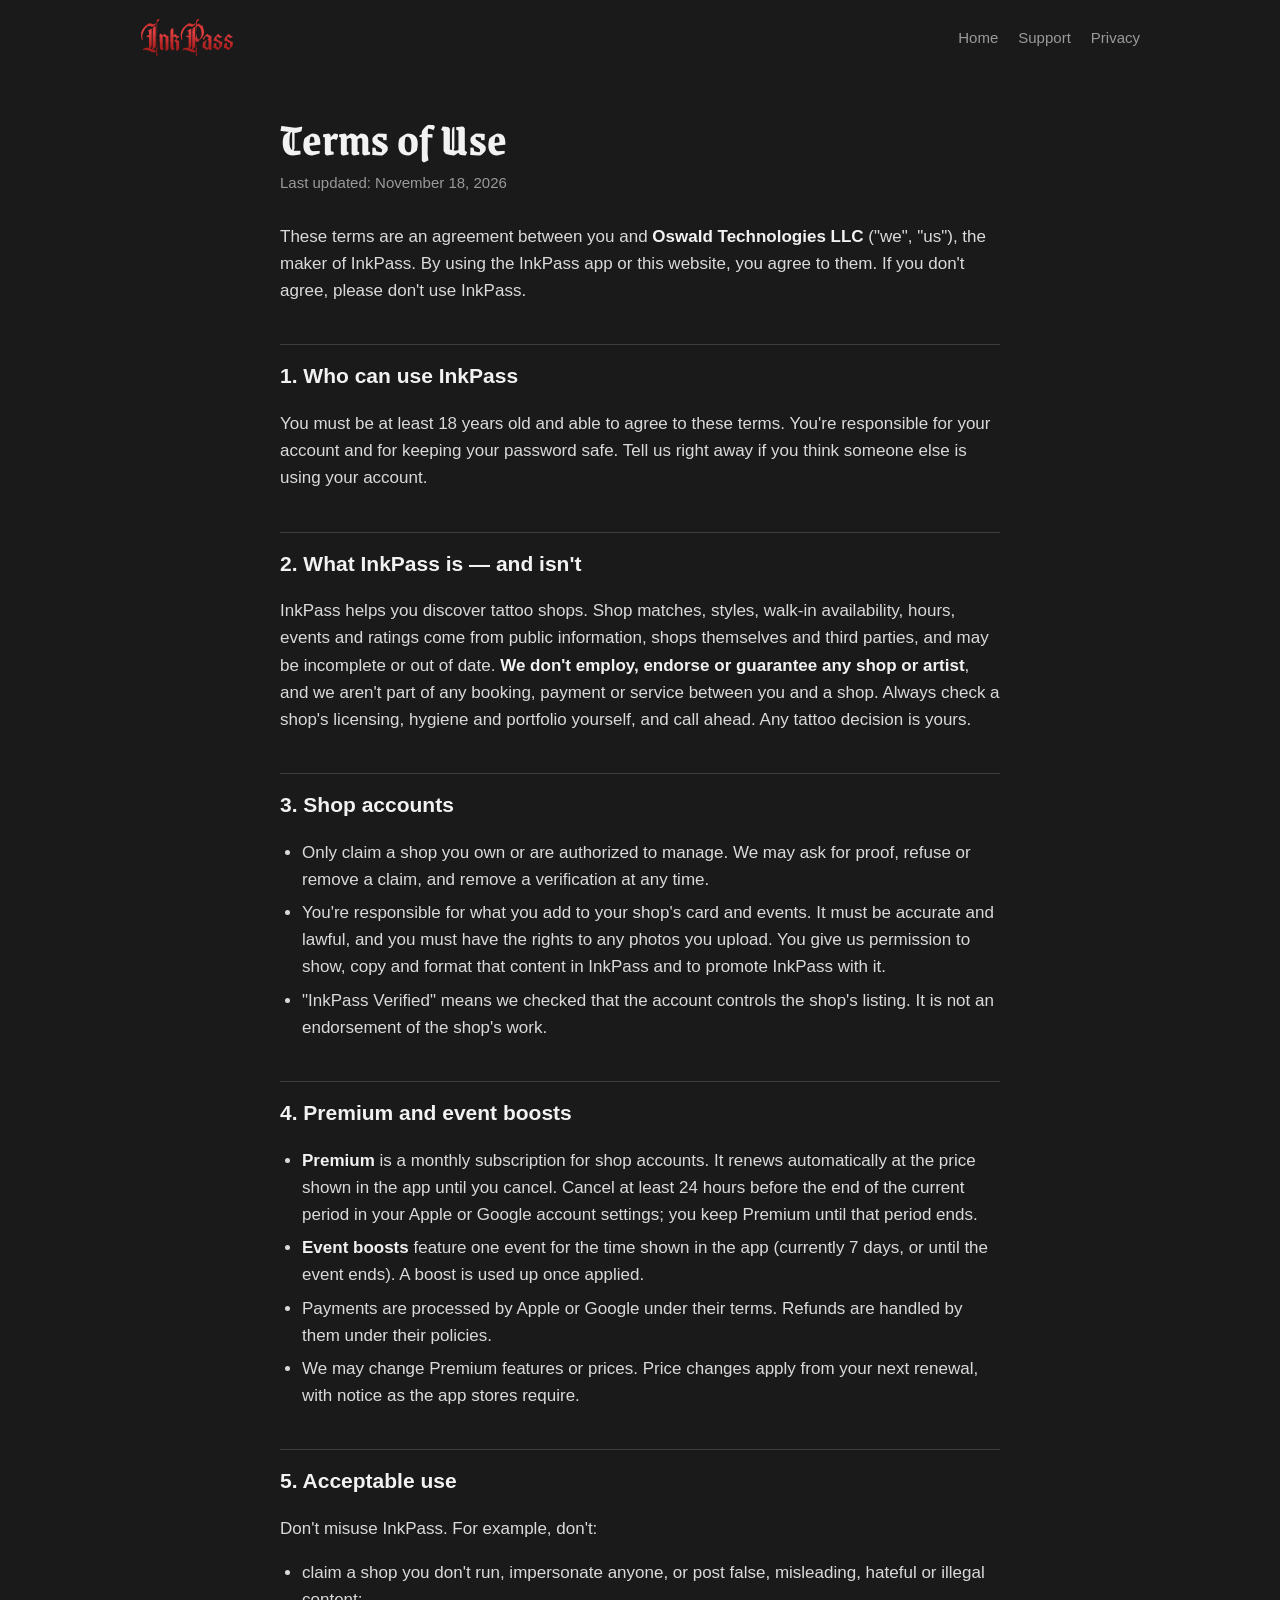
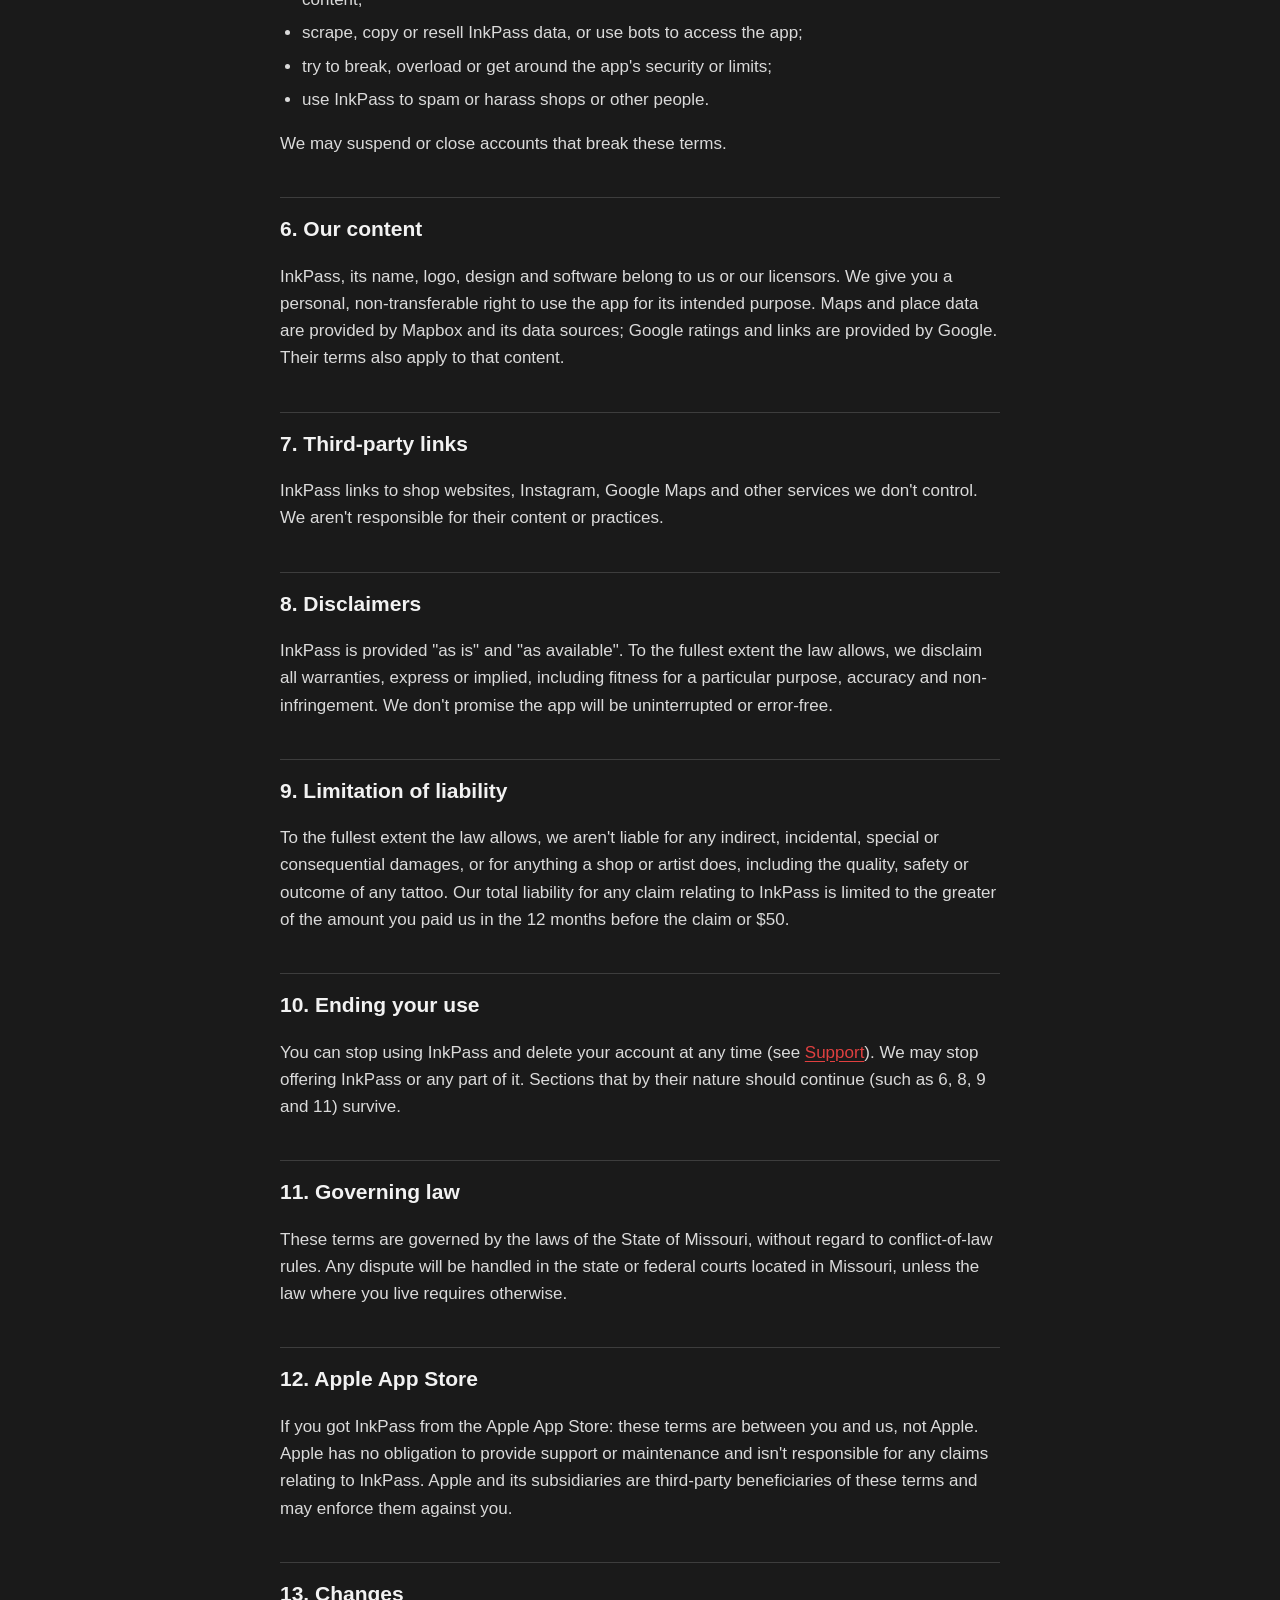
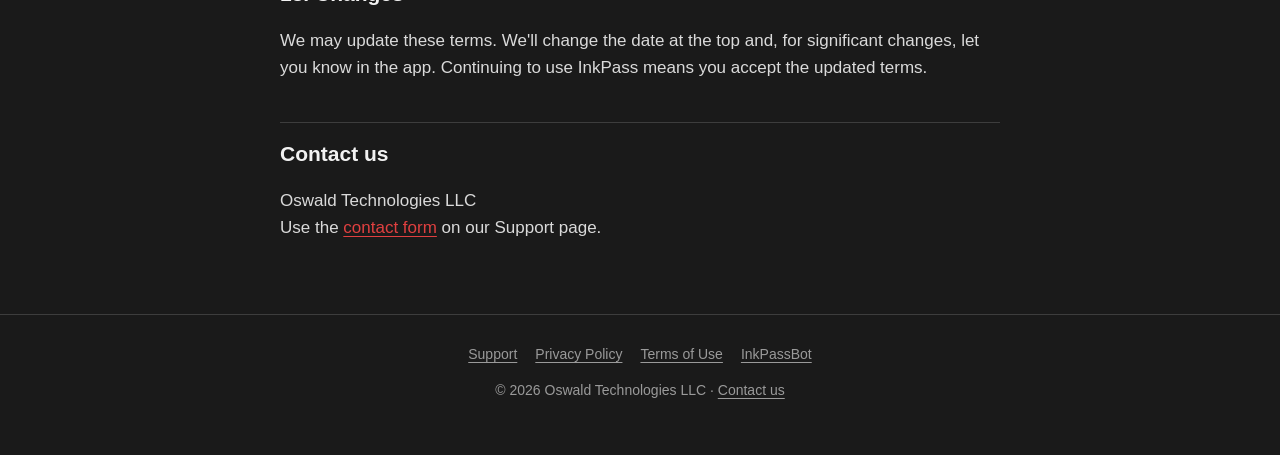
<file: terms.html>
<!doctype html>
<html lang="en">
<head>
  <meta charset="utf-8">
  <meta name="viewport" content="width=device-width, initial-scale=1">
  <title>Terms of Use — InkPass</title>
  <meta name="description" content="The terms for using the InkPass app and website, including Premium subscriptions for tattoo shops.">
  <link rel="canonical" href="https://inkpass.studio/terms">
  <meta property="og:type" content="website">
  <meta property="og:site_name" content="InkPass">
  <meta property="og:title" content="Terms of Use — InkPass">
  <meta property="og:description" content="The terms for using the InkPass app and website, including Premium subscriptions for tattoo shops.">
  <meta property="og:url" content="https://inkpass.studio/terms">
  <meta property="og:image" content="https://inkpass.studio/assets/og-image.png">
  <meta property="og:image:width" content="1200">
  <meta property="og:image:height" content="630">
  <meta property="og:image:alt" content="InkPass — Find the tattoo shop that fits your style.">
  <meta name="twitter:card" content="summary_large_image">
  <link rel="apple-touch-icon" href="/assets/icon-512.png">
  <meta name="theme-color" content="#1A1A1A">
  <link rel="icon" href="/assets/icon-512.png">
  <link rel="stylesheet" href="/assets/style.css">
</head>
<body>
  <header class="site-header">
    <a class="brand" href="/"><img src="/assets/wordmark.svg" alt="InkPass"></a>
    <nav>
      <a href="/">Home</a>
      <a href="/support">Support</a>
      <a href="/privacy">Privacy</a>
    </nav>
  </header>

  <main class="doc">
    <h1>Terms of Use</h1>
    <p class="updated">Last updated: November 18, 2026</p>

    <p>These terms are an agreement between you and <strong>Oswald Technologies LLC</strong> ("we", "us"), the maker of InkPass. By using the InkPass app or this website, you agree to them. If you don't agree, please don't use InkPass.</p>

    <h2>1. Who can use InkPass</h2>
    <p>You must be at least 18 years old and able to agree to these terms. You're responsible for your account and for keeping your password safe. Tell us right away if you think someone else is using your account.</p>

    <h2>2. What InkPass is — and isn't</h2>
    <p>InkPass helps you discover tattoo shops. Shop matches, styles, walk-in availability, hours, events and ratings come from public information, shops themselves and third parties, and may be incomplete or out of date. <strong>We don't employ, endorse or guarantee any shop or artist</strong>, and we aren't part of any booking, payment or service between you and a shop. Always check a shop's licensing, hygiene and portfolio yourself, and call ahead. Any tattoo decision is yours.</p>

    <h2>3. Shop accounts</h2>
    <ul>
      <li>Only claim a shop you own or are authorized to manage. We may ask for proof, refuse or remove a claim, and remove a verification at any time.</li>
      <li>You're responsible for what you add to your shop's card and events. It must be accurate and lawful, and you must have the rights to any photos you upload. You give us permission to show, copy and format that content in InkPass and to promote InkPass with it.</li>
      <li>"InkPass Verified" means we checked that the account controls the shop's listing. It is not an endorsement of the shop's work.</li>
    </ul>

    <h2>4. Premium and event boosts</h2>
    <ul>
      <li><strong>Premium</strong> is a monthly subscription for shop accounts. It renews automatically at the price shown in the app until you cancel. Cancel at least 24 hours before the end of the current period in your Apple or Google account settings; you keep Premium until that period ends.</li>
      <li><strong>Event boosts</strong> feature one event for the time shown in the app (currently 7 days, or until the event ends). A boost is used up once applied.</li>
      <li>Payments are processed by Apple or Google under their terms. Refunds are handled by them under their policies.</li>
      <li>We may change Premium features or prices. Price changes apply from your next renewal, with notice as the app stores require.</li>
    </ul>

    <h2>5. Acceptable use</h2>
    <p>Don't misuse InkPass. For example, don't:</p>
    <ul>
      <li>claim a shop you don't run, impersonate anyone, or post false, misleading, hateful or illegal content;</li>
      <li>scrape, copy or resell InkPass data, or use bots to access the app;</li>
      <li>try to break, overload or get around the app's security or limits;</li>
      <li>use InkPass to spam or harass shops or other people.</li>
    </ul>
    <p>We may suspend or close accounts that break these terms.</p>

    <h2>6. Our content</h2>
    <p>InkPass, its name, logo, design and software belong to us or our licensors. We give you a personal, non-transferable right to use the app for its intended purpose. Maps and place data are provided by Mapbox and its data sources; Google ratings and links are provided by Google. Their terms also apply to that content.</p>

    <h2>7. Third-party links</h2>
    <p>InkPass links to shop websites, Instagram, Google Maps and other services we don't control. We aren't responsible for their content or practices.</p>

    <h2>8. Disclaimers</h2>
    <p>InkPass is provided "as is" and "as available". To the fullest extent the law allows, we disclaim all warranties, express or implied, including fitness for a particular purpose, accuracy and non-infringement. We don't promise the app will be uninterrupted or error-free.</p>

    <h2>9. Limitation of liability</h2>
    <p>To the fullest extent the law allows, we aren't liable for any indirect, incidental, special or consequential damages, or for anything a shop or artist does, including the quality, safety or outcome of any tattoo. Our total liability for any claim relating to InkPass is limited to the greater of the amount you paid us in the 12 months before the claim or $50.</p>

    <h2>10. Ending your use</h2>
    <p>You can stop using InkPass and delete your account at any time (see <a href="/support#delete">Support</a>). We may stop offering InkPass or any part of it. Sections that by their nature should continue (such as 6, 8, 9 and 11) survive.</p>

    <h2>11. Governing law</h2>
    <p>These terms are governed by the laws of the State of Missouri, without regard to conflict-of-law rules. Any dispute will be handled in the state or federal courts located in Missouri, unless the law where you live requires otherwise.</p>

    <h2>12. Apple App Store</h2>
    <p>If you got InkPass from the Apple App Store: these terms are between you and us, not Apple. Apple has no obligation to provide support or maintenance and isn't responsible for any claims relating to InkPass. Apple and its subsidiaries are third-party beneficiaries of these terms and may enforce them against you.</p>

    <h2>13. Changes</h2>
    <p>We may update these terms. We'll change the date at the top and, for significant changes, let you know in the app. Continuing to use InkPass means you accept the updated terms.</p>

    <h2>Contact us</h2>
    <p>Oswald Technologies LLC<br>
      Use the <a href="/support#contact">contact form</a> on our Support page.</p>
  </main>

  <footer class="site-footer">
    <nav>
      <a href="/support">Support</a>
      <a href="/privacy">Privacy Policy</a>
      <a href="/terms">Terms of Use</a>
      <a href="/bot">InkPassBot</a>
    </nav>
    <p>© 2026 Oswald Technologies LLC · <a href="/support#contact">Contact us</a></p>
  </footer>
</body>
</html>
</file>
<file: assets/style.css>
/* InkPass website — same palette as the app (dark only, like the app). */
@import url('https://fonts.googleapis.com/css2?family=Grenze+Gotisch:wght@500;700&display=swap');

:root {
  --crimson: #B22222;
  --crimson-bright: #E04040;
  --bg: #1A1A1A;
  --surface: #2B2B2B;
  --border: #3D3D3D;
  --text: #F2F2F2;
  --muted: #9A9A9A;
  --success: #4CAF50;
  --gothic: 'Grenze Gotisch', Georgia, serif;
  --ui: -apple-system, BlinkMacSystemFont, 'Segoe UI', Roboto, Helvetica, Arial, sans-serif;
}

* { box-sizing: border-box; }
html { color-scheme: dark; }
body {
  margin: 0;
  background: var(--bg);
  color: var(--text);
  font: 17px/1.6 var(--ui);
  -webkit-font-smoothing: antialiased;
}
a { color: var(--crimson-bright); text-underline-offset: 3px; }
a:hover { color: var(--text); }
img { max-width: 100%; display: block; }

/* Header + footer */
.site-header {
  display: flex; align-items: center; justify-content: space-between; gap: 16px;
  max-width: 1040px; margin: 0 auto; padding: 18px 20px;
}
.site-header .brand img { height: 40px; width: auto; }
.site-header nav { display: flex; gap: 20px; flex-wrap: wrap; }
.site-header nav a { color: var(--muted); text-decoration: none; font-size: 15px; }
.site-header nav a:hover, .site-header nav a[aria-current] { color: var(--text); }

.site-footer {
  border-top: 1px solid var(--border);
  margin-top: 72px; padding: 28px 20px 40px;
  color: var(--muted); font-size: 14px; text-align: center;
}
.site-footer nav { display: flex; gap: 18px; justify-content: center; flex-wrap: wrap; margin-bottom: 10px; }
.site-footer a { color: var(--muted); }

/* Home — background roses sit behind the header and hero, cropped only by
   the window edges, and fade out at the bottom instead of being cut off. */
html, body { overflow-x: clip; }
.bg-art {
  position: absolute; top: 0; left: 0; right: 0; height: 900px;
  overflow: hidden; pointer-events: none; z-index: 0;
  -webkit-mask-image: linear-gradient(to bottom, #000 65%, transparent);
  mask-image: linear-gradient(to bottom, #000 65%, transparent);
}
.bg-art .rose { position: absolute; max-width: none; }
.bg-art .rose-right { right: -120px; top: 60px; width: 480px; opacity: 0.16; transform: rotate(12deg); }
.bg-art .rose-left { left: -140px; top: -110px; width: 340px; opacity: 0.1; transform: scaleX(-1) rotate(-20deg); }
.site-header, main, .site-footer { position: relative; z-index: 1; }

.hero {
  position: relative;
  max-width: 1040px; margin: 0 auto; padding: 72px 20px 88px;
  text-align: center;
}
.hero .wordmark { width: min(520px, 86vw); margin: 0 auto 28px; position: relative; }
.hero h1 {
  position: relative;
  font: 700 clamp(30px, 5vw, 44px)/1.15 var(--gothic);
  margin: 0 0 14px; letter-spacing: 0.5px;
}
.hero p { position: relative; color: var(--muted); max-width: 560px; margin: 0 auto 30px; font-size: 19px; }
.badge {
  position: relative; display: inline-block;
  border: 1px solid var(--crimson); border-radius: 999px;
  padding: 10px 22px; color: var(--text); font-weight: 600; font-size: 15px;
  background: rgba(178, 34, 34, 0.12);
}

.features {
  max-width: 1040px; margin: 0 auto; padding: 0 20px;
  display: grid; grid-template-columns: repeat(auto-fit, minmax(220px, 1fr)); gap: 18px;
}
.card {
  background: var(--surface); border: 1px solid var(--border); border-top: 3px solid var(--crimson);
  border-radius: 14px; padding: 22px 22px 18px;
}
.card h2 { font: 700 26px/1.2 var(--gothic); margin: 0 0 8px; }
.card p { color: var(--muted); margin: 0; font-size: 16px; }

.shops {
  max-width: 760px; margin: 64px auto 0; padding: 0 20px; text-align: center;
}
.shops h2 { font: 700 32px/1.2 var(--gothic); margin: 0 0 10px; }
.shops p { color: var(--muted); margin: 0 0 8px; }
.stamp {
  display: inline-block; margin-top: 14px; padding: 6px 14px;
  border: 2px solid var(--success); color: var(--success); border-radius: 6px;
  font-weight: 800; letter-spacing: 1.5px; font-size: 13px; transform: rotate(-3deg);
}

/* Text pages (privacy, terms, support, bot) */
.doc { max-width: 760px; margin: 0 auto; padding: 24px 20px 0; }
.doc h1 { font: 700 clamp(34px, 6vw, 46px)/1.15 var(--gothic); margin: 12px 0 6px; }
.doc .updated { color: var(--muted); font-size: 15px; margin: 0 0 28px; }
.doc h2 {
  font-size: 21px; margin: 40px 0 10px; padding-top: 14px;
  border-top: 1px solid var(--border);
}
.doc h3 { font-size: 17px; margin: 22px 0 6px; }
.doc p, .doc li { color: #DADADA; }
.doc ul { padding-left: 22px; }
.doc li { margin: 6px 0; }
.doc strong { color: var(--text); }
.doc code, .doc pre {
  font-family: ui-monospace, Consolas, monospace; font-size: 15px;
  background: var(--surface); border: 1px solid var(--border); border-radius: 6px;
}
.doc code { padding: 1px 6px; }
.doc pre { padding: 14px 16px; overflow-x: auto; }
.note {
  background: var(--surface); border-left: 3px solid var(--crimson);
  border-radius: 8px; padding: 14px 18px; margin: 20px 0;
}
.note p { margin: 0; }

/* Support form */
.support-form {
  background: var(--surface); border: 1px solid var(--border); border-top: 3px solid var(--crimson);
  border-radius: 14px; padding: 22px; display: grid; gap: 16px; margin: 16px 0 8px;
}
.support-form label { display: grid; gap: 6px; font-weight: 600; font-size: 15px; color: var(--text); }
.support-form .optional, .support-form .hint { font-weight: 400; color: var(--muted); font-size: 14px; }
.support-form input, .support-form select, .support-form textarea {
  font: 16px/1.4 var(--ui); color: var(--text); background: var(--bg);
  border: 1px solid var(--border); border-radius: 8px; padding: 11px 12px; width: 100%;
}
.support-form textarea { resize: vertical; min-height: 130px; }
/* Our own chevron, inset 16px from the right edge (the browser's sat almost on the border). */
.support-form select {
  appearance: none; -webkit-appearance: none;
  padding-right: 44px; cursor: pointer;
  background-image: url("data:image/svg+xml,%3Csvg xmlns='http://www.w3.org/2000/svg' width='16' height='16' viewBox='0 0 24 24' fill='none' stroke='%239A9A9A' stroke-width='2' stroke-linecap='round' stroke-linejoin='round'%3E%3Cpolyline points='6 9 12 15 18 9'/%3E%3C/svg%3E");
  background-repeat: no-repeat;
  background-position: right 16px center;
  background-size: 16px;
}
.support-form select option { background: var(--surface); color: var(--text); }
.support-form input:focus, .support-form select:focus, .support-form textarea:focus {
  outline: none; border-color: var(--crimson);
}
.support-form button {
  justify-self: start; background: var(--crimson); color: var(--text); border: 0; border-radius: 10px;
  padding: 12px 26px; font: 600 16px var(--ui); cursor: pointer;
}
.support-form button:hover { background: var(--crimson-bright); }
.support-form button:disabled { opacity: 0.6; cursor: default; }
.support-form .hp { position: absolute; left: -9999px; width: 1px; height: 1px; overflow: hidden; }
.form-status { margin: 0; font-size: 15px; color: var(--muted); min-height: 1.4em; }
.form-status.ok { color: var(--success); }
.form-status.error { color: #FF6B6B; }

@media (max-width: 560px) {
  body { font-size: 16px; }
  .site-header { flex-direction: column; gap: 10px; }
  .hero { padding-top: 44px; }
  .bg-art .rose-right { width: 320px; right: -130px; top: 180px; }
  .bg-art .rose-left { width: 230px; left: -110px; top: -70px; }
}
</file>
